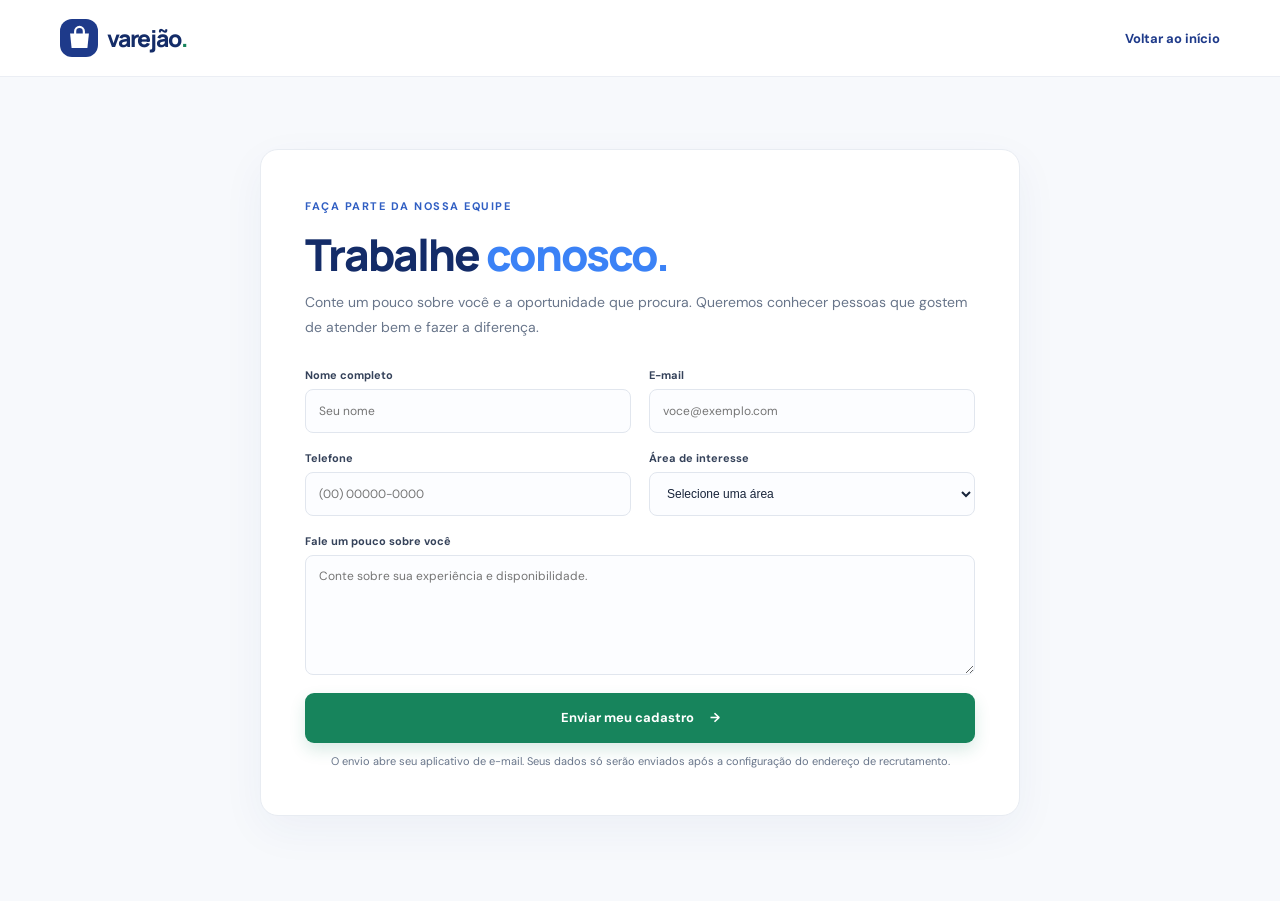
<file: trabalhe-conosco.html>
<!DOCTYPE html>
<html lang="pt-BR">
<head>
    <meta charset="UTF-8">
    <meta name="viewport" content="width=device-width, initial-scale=1.0">
    <meta name="theme-color" content="#ffffff">
    <meta name="description" content="Cadastre-se para fazer parte da equipe Varejão.">
    <title>Trabalhe conosco — Varejão</title>
    <link rel="preconnect" href="https://fonts.googleapis.com">
    <link rel="preconnect" href="https://fonts.gstatic.com" crossorigin>
    <link
        href="https://fonts.googleapis.com/css2?family=DM+Sans:wght@400;500;600;700&family=Manrope:wght@400;500;600;700;800&display=swap"
        rel="stylesheet"
    >
    <link rel="stylesheet" href="styles.css">
    <script src="trabalhe-conosco.js" defer></script>
</head>
<body>
    <a class="skip-link" href="#conteudo">Pular para o conteúdo</a>

    <header class="site-header">
        <div class="container header-inner careers-header-inner">
            <a class="brand" href="index.html" aria-label="Varejão, início">
                <span class="brand-mark" aria-hidden="true">
                    <svg viewBox="0 0 40 40" fill="none">
                        <path d="M7 13h26l-2.1 20H9.1L7 13Z" fill="currentColor"/>
                        <path d="M14 14V10a6 6 0 0 1 12 0v4" stroke="currentColor" stroke-width="3" stroke-linecap="round"/>
                        <path d="m15 23 3.2 3.2 7-7" stroke="white" stroke-width="2.6" stroke-linecap="round" stroke-linejoin="round"/>
                    </svg>
                </span>
                <span class="brand-name">varejão<span>.</span></span>
            </a>
            <a class="careers-back-link" href="index.html">Voltar ao início</a>
        </div>
    </header>

    <main id="conteudo">
        <section class="careers-section">
            <div class="container">
                <div class="careers-card">
                    <span class="eyebrow">FAÇA PARTE DA NOSSA EQUIPE</span>
                    <h1>Trabalhe <span>conosco.</span></h1>
                    <p class="careers-intro">Conte um pouco sobre você e a oportunidade que procura. Queremos conhecer pessoas que gostem de atender bem e fazer a diferença.</p>

                    <form class="careers-form" id="careers-form">
                        <label for="candidate-name">Nome completo</label>
                        <label for="candidate-email">E-mail</label>
                        <input id="candidate-name" name="name" type="text" autocomplete="name" placeholder="Seu nome" required>
                        <input id="candidate-email" name="email" type="email" autocomplete="email" placeholder="voce@exemplo.com" required>

                        <label for="candidate-phone">Telefone</label>
                        <label for="candidate-position">Área de interesse</label>
                        <input id="candidate-phone" name="phone" type="tel" autocomplete="tel" placeholder="(00) 00000-0000" required>
                        <select id="candidate-position" name="position" required>
                            <option value="" disabled selected>Selecione uma área</option>
                            <option value="Atendimento">Atendimento</option>
                            <option value="Caixa">Caixa</option>
                            <option value="Reposição">Reposição</option>
                            <option value="Hortifruti">Hortifruti</option>
                            <option value="Outra área">Outra área</option>
                        </select>

                        <label class="careers-full-width" for="candidate-message">Fale um pouco sobre você</label>
                        <textarea class="careers-full-width" id="candidate-message" name="message" rows="5" placeholder="Conte sobre sua experiência e disponibilidade." required></textarea>

                        <button class="button button-primary careers-submit" type="submit">Enviar meu cadastro <span aria-hidden="true">→</span></button>
                        <p class="careers-note" id="careers-note" aria-live="polite">O envio abre seu aplicativo de e-mail. Seus dados só serão enviados após a configuração do endereço de recrutamento.</p>
                    </form>
                </div>
            </div>
        </section>
    </main>
</body>
</html>
</file>
<file: styles.css>
:root {
    color-scheme: light;
    font-family: "DM Sans", sans-serif;
    color: #18243a;
    background: #fff;
    font-synthesis: none;
    text-rendering: optimizeLegibility;
    -webkit-font-smoothing: antialiased;
    -moz-osx-font-smoothing: grayscale;
    scroll-behavior: smooth;
    scroll-padding-top: 92px;

    --blue-950: #142c68;
    --blue-900: #1e3a8a;
    --blue-800: #254ba5;
    --blue-700: #315fc3;
    --blue-500: #3b82f6;
    --blue-100: #e9f0ff;
    --green: #17845c;
    --green-light: #e4f6ee;
    --ink: #18243a;
    --muted: #68758a;
    --line: #e8ecf2;
    --surface: #f7f9fc;
    --white: #fff;
    --heading-font: "Manrope", sans-serif;
}

*,
*::before,
*::after {
    box-sizing: border-box;
}

body {
    min-width: 320px;
    margin: 0;
}

img {
    display: block;
    max-width: 100%;
}

a {
    color: inherit;
    text-decoration: none;
}

button,
input,
textarea {
    font: inherit;
}

:focus-visible {
    outline: 3px solid #77a6ff;
    outline-offset: 3px;
}

.container {
    width: min(1160px, calc(100% - 48px));
    margin-inline: auto;
}

.section {
    padding-block: 100px;
}

.skip-link {
    position: absolute;
    top: -60px;
    left: 16px;
    z-index: 100;
    padding: 12px 16px;
    border-radius: 8px;
    background: var(--blue-900);
    color: var(--white);
}

.skip-link:focus {
    top: 12px;
}

/* Header and navigation */
.site-header {
    position: sticky;
    top: 0;
    z-index: 20;
    border-bottom: 1px solid rgb(232 236 242 / 85%);
    background: rgb(255 255 255 / 94%);
    backdrop-filter: blur(14px);
}

.header-inner {
    display: flex;
    min-height: 76px;
    align-items: center;
    justify-content: space-between;
}

.brand {
    display: inline-flex;
    align-items: center;
    gap: 9px;
}

.brand-mark {
    display: grid;
    width: 38px;
    height: 38px;
    place-items: center;
    border-radius: 12px;
    background: var(--blue-900);
    color: var(--white);
}

.brand-mark svg {
    width: 29px;
    height: 29px;
}

.brand-name {
    color: var(--blue-950);
    font-family: var(--heading-font);
    font-size: 23px;
    font-weight: 800;
    letter-spacing: -1.2px;
}

.brand-name > span {
    color: var(--green);
}

.primary-navigation {
    display: flex;
    align-items: center;
    gap: 34px;
}

.primary-navigation > a:not(.nav-cta) {
    color: #566176;
    font-size: 14px;
    font-weight: 600;
    transition: color 0.2s ease;
}

.primary-navigation > a:not(.nav-cta):hover {
    color: var(--blue-700);
}

.nav-cta {
    display: inline-flex;
    align-items: center;
    gap: 12px;
    padding: 12px 18px;
    border-radius: 9px;
    background: var(--blue-900);
    color: var(--white);
    font-size: 13px;
    font-weight: 700;
    transition: background 0.2s ease, transform 0.2s ease;
}

.nav-cta:hover {
    transform: translateY(-1px);
    background: var(--blue-800);
}

.menu-toggle {
    display: none;
}

/* Hero */
.hero {
    position: relative;
    overflow: hidden;
    padding-block: 85px 82px;
}

.hero-grid {
    display: grid;
    grid-template-columns: 1fr 1fr;
    align-items: center;
    gap: 68px;
}

.hero-copy {
    position: relative;
    z-index: 1;
}

.eyebrow {
    display: inline-flex;
    align-items: center;
    gap: 9px;
    color: var(--blue-700);
    font-size: 11px;
    font-weight: 700;
    letter-spacing: 1.5px;
}

.eyebrow-dot {
    width: 8px;
    height: 8px;
    border-radius: 50%;
    background: var(--green);
    box-shadow: 0 0 0 4px var(--green-light);
}

.hero h1,
.section-heading h2,
.why-copy h2,
.contact-copy h2 {
    margin: 20px 0 0;
    color: var(--blue-950);
    font-family: var(--heading-font);
    font-size: clamp(42px, 5.4vw, 66px);
    font-weight: 800;
    letter-spacing: -3.7px;
    line-height: 1.12;
}

.hero h1 span,
.section-heading h2 span,
.why-copy h2 span,
.contact-copy h2 span {
    color: var(--blue-500);
}

.hero-description {
    max-width: 475px;
    margin: 21px 0 0;
    color: var(--muted);
    font-size: 16px;
    line-height: 1.8;
}

.hero-actions {
    display: flex;
    flex-wrap: wrap;
    align-items: center;
    gap: 25px;
    margin-top: 30px;
}

.button {
    display: inline-flex;
    min-height: 50px;
    align-items: center;
    justify-content: center;
    gap: 16px;
    padding: 0 20px;
    border: 0;
    border-radius: 9px;
    cursor: pointer;
    font-size: 13px;
    font-weight: 700;
    transition: background 0.2s ease, color 0.2s ease, transform 0.2s ease, box-shadow 0.2s ease;
}

.button:hover {
    transform: translateY(-2px);
}

.button-primary {
    background: var(--green);
    box-shadow: 0 7px 16px rgb(23 132 92 / 16%);
    color: var(--white);
}

.button-primary:hover {
    background: #126c4a;
    box-shadow: 0 9px 20px rgb(23 132 92 / 24%);
}

.text-link {
    color: var(--blue-900);
    font-size: 13px;
    font-weight: 700;
}

.text-link span {
    margin-left: 4px;
}

.hero-proof {
    display: flex;
    align-items: center;
    gap: 12px;
    margin-top: 42px;
}

.proof-icon {
    display: grid;
    width: 36px;
    height: 36px;
    flex: 0 0 auto;
    place-items: center;
    border-radius: 50%;
    background: var(--green-light);
    color: var(--green);
    font-size: 17px;
    font-weight: 700;
}

.hero-proof p {
    margin: 0;
    color: var(--muted);
    font-size: 12px;
    line-height: 1.65;
}

.hero-proof strong {
    color: var(--ink);
    font-size: 13px;
}

.hero-visual {
    position: relative;
    min-height: 415px;
}

.hero-image-wrap {
    position: absolute;
    inset: 12px 8px 14px 25px;
    overflow: hidden;
    border-radius: 46% 46% 20px 20px;
    background: var(--blue-100);
    box-shadow: 0 28px 65px rgb(30 58 138 / 14%);
}

.hero-image-wrap img {
    width: 100%;
    height: 100%;
    object-fit: cover;
}

.hero-image-wrap::after {
    position: absolute;
    inset: 45% 0 0;
    background: linear-gradient(transparent, rgb(17 34 66 / 22%));
    content: "";
}

.floating-note {
    position: absolute;
    right: -8px;
    bottom: 43px;
    z-index: 2;
    display: flex;
    align-items: center;
    gap: 12px;
    padding: 14px 18px;
    border: 1px solid rgb(232 236 242 / 80%);
    border-radius: 13px;
    background: var(--white);
    box-shadow: 0 12px 38px rgb(24 36 58 / 12%);
}

.note-icon {
    display: grid;
    width: 38px;
    height: 38px;
    place-items: center;
    border-radius: 11px;
    background: var(--green-light);
    color: var(--green);
    font-size: 24px;
}

.floating-note strong,
.floating-note small {
    display: block;
}

.floating-note strong {
    color: var(--ink);
    font-size: 12px;
}

.floating-note small {
    margin-top: 4px;
    color: var(--muted);
    font-size: 10px;
}

.hero-orbit {
    position: absolute;
    z-index: -1;
    border: 1px solid #e8effb;
    border-radius: 50%;
}

.hero-orbit-one {
    top: -25px;
    right: -78px;
    width: 200px;
    height: 200px;
}

.hero-orbit-two {
    right: -38px;
    bottom: -35px;
    width: 115px;
    height: 115px;
}

/* Benefits and products */
.benefit-strip {
    border-block: 1px solid var(--line);
    background: var(--surface);
}

.benefit-strip-inner {
    display: flex;
    min-height: 72px;
    align-items: center;
    justify-content: space-between;
    gap: 20px;
}

.benefit-strip-inner span {
    color: #45536b;
    font-size: 12px;
    font-weight: 600;
}

.benefit-strip-inner i {
    margin-right: 7px;
    color: var(--green);
    font-size: 14px;
    font-style: normal;
}

.products-section {
    padding-block: 100px 94px;
}

.section-heading {
    display: flex;
    align-items: end;
    justify-content: space-between;
    gap: 40px;
    margin-bottom: 42px;
}

.section-heading h2,
.why-copy h2,
.contact-copy h2 {
    margin-top: 15px;
    font-size: clamp(34px, 4vw, 46px);
    letter-spacing: -2.3px;
    line-height: 1.2;
}

.section-heading > p {
    max-width: 365px;
    margin: 0 0 4px;
    color: var(--muted);
    font-size: 14px;
    line-height: 1.8;
}

.product-grid {
    display: grid;
    grid-template-columns: repeat(3, minmax(0, 1fr));
    gap: 24px;
}

.product-card {
    overflow: hidden;
    border: 1px solid var(--line);
    border-radius: 14px;
    background: var(--white);
    transition: transform 0.24s ease, box-shadow 0.24s ease, border-color 0.24s ease;
}

.product-card:hover {
    transform: translateY(-5px);
    border-color: #dce6f7;
    box-shadow: 0 16px 36px rgb(30 58 138 / 10%);
}

.product-image {
    position: relative;
    height: 206px;
    overflow: hidden;
    background: #edf2f8;
}

.product-image img {
    width: 100%;
    height: 100%;
    object-fit: cover;
    transition: transform 0.4s ease;
}

.product-card:hover .product-image img {
    transform: scale(1.035);
}

.product-tag {
    position: absolute;
    top: 14px;
    left: 14px;
    padding: 7px 10px;
    border: 1px solid rgb(255 255 255 / 60%);
    border-radius: 20px;
    background: rgb(255 255 255 / 92%);
    color: var(--blue-900);
    font-size: 10px;
    font-weight: 700;
}

.product-info {
    padding: 19px 20px 20px;
}

.product-category {
    color: var(--green);
    font-size: 9px;
    font-weight: 700;
    letter-spacing: 1.2px;
}

.product-info h3 {
    margin: 8px 0 7px;
    color: var(--blue-950);
    font-family: var(--heading-font);
    font-size: 18px;
    font-weight: 700;
    letter-spacing: -0.45px;
}

.product-info p {
    min-height: 40px;
    margin: 0;
    color: var(--muted);
    font-size: 12px;
    line-height: 1.7;
}

.product-link {
    display: inline-flex;
    align-items: center;
    gap: 8px;
    margin-top: 15px;
    color: var(--blue-700);
    font-size: 11px;
    font-weight: 700;
}

.product-link:hover {
    color: var(--green);
}

.products-note {
    margin: 23px 0 0;
    color: #8490a0;
    font-size: 11px;
    text-align: center;
}

/* Why Varejao */
.why-section {
    position: relative;
    overflow: hidden;
    background: var(--blue-950);
}

.why-section::after {
    position: absolute;
    top: -200px;
    right: -125px;
    width: 520px;
    height: 520px;
    border: 1px solid rgb(255 255 255 / 8%);
    border-radius: 50%;
    box-shadow: 0 0 0 55px rgb(255 255 255 / 2%), 0 0 0 110px rgb(255 255 255 / 2%);
    content: "";
}

.why-layout {
    position: relative;
    z-index: 1;
    display: grid;
    grid-template-columns: 0.85fr 1.15fr;
    align-items: center;
    gap: 80px;
}

.why-copy .eyebrow {
    color: #9bbaff;
}

.why-copy h2 {
    color: var(--white);
}

.why-copy h2 span {
    color: #82aaff;
}

.why-copy > p {
    max-width: 410px;
    margin: 18px 0 25px;
    color: #bdc9df;
    font-size: 14px;
    line-height: 1.8;
}

.button-light {
    background: var(--white);
    color: var(--blue-900);
}

.button-light:hover {
    background: #edf3ff;
}

.value-grid {
    display: grid;
    grid-template-columns: repeat(2, minmax(0, 1fr));
    gap: 16px;
}

.value-card {
    min-height: 186px;
    padding: 23px 22px;
    border: 1px solid rgb(255 255 255 / 11%);
    border-radius: 13px;
    background: rgb(255 255 255 / 5%);
}

.value-icon {
    display: grid;
    width: 42px;
    height: 42px;
    place-items: center;
    border-radius: 12px;
    background: rgb(130 170 255 / 14%);
    color: #a5c2ff;
}

.value-icon svg {
    width: 25px;
    height: 25px;
}

.value-card h3 {
    margin: 15px 0 6px;
    color: var(--white);
    font-family: var(--heading-font);
    font-size: 14px;
}

.value-card p {
    margin: 0;
    color: #bac6dc;
    font-size: 11px;
    line-height: 1.65;
}

/* Contact form */
.contact-section {
    padding-block: 95px;
    background: var(--surface);
}

.contact-card {
    display: grid;
    grid-template-columns: 1fr 0.84fr;
    gap: 75px;
    padding: 52px 58px;
    border: 1px solid var(--line);
    border-radius: 18px;
    background: var(--white);
    box-shadow: 0 14px 44px rgb(30 58 138 / 5%);
}

.contact-copy h2 {
    font-size: clamp(32px, 3.8vw, 43px);
}

.contact-copy > p {
    max-width: 410px;
    margin: 17px 0 24px;
    color: var(--muted);
    font-size: 13px;
    line-height: 1.8;
}

.contact-detail {
    display: flex;
    align-items: center;
    gap: 12px;
}

.contact-detail-icon {
    display: grid;
    width: 38px;
    height: 38px;
    place-items: center;
    border-radius: 11px;
    background: var(--blue-100);
    color: var(--blue-700);
    font-size: 18px;
}

.contact-detail strong,
.contact-detail small {
    display: block;
}

.contact-detail strong {
    color: var(--ink);
    font-size: 12px;
}

.contact-detail small {
    margin-top: 4px;
    color: var(--muted);
    font-size: 10px;
}

.contact-form {
    display: flex;
    flex-direction: column;
    align-items: stretch;
}

.contact-form label {
    margin: 0 0 7px;
    color: #35425a;
    font-size: 11px;
    font-weight: 700;
}

.visually-hidden {
    position: absolute;
    width: 1px;
    height: 1px;
    overflow: hidden;
    clip: rect(0, 0, 0, 0);
    white-space: nowrap;
    clip-path: inset(50%);
}

.contact-form input,
.contact-form textarea {
    width: 100%;
    margin: 0 0 15px;
    padding: 12px 13px;
    border: 1px solid #e1e6ee;
    border-radius: 8px;
    outline: none;
    background: #fcfdff;
    color: var(--ink);
    font-size: 12px;
    transition: border-color 0.2s ease, box-shadow 0.2s ease;
}

.contact-form input::placeholder,
.contact-form textarea::placeholder {
    color: #9aa5b4;
}

.contact-form input:focus,
.contact-form textarea:focus {
    border-color: var(--blue-500);
    box-shadow: 0 0 0 3px rgb(59 130 246 / 12%);
}

.contact-form textarea {
    min-height: 85px;
    resize: vertical;
}

.form-submit {
    width: 100%;
}

.form-note {
    min-height: 16px;
    margin: 9px 0 0;
    color: #8490a0;
    font-size: 10px;
    line-height: 1.5;
    text-align: center;
}

/* Footer */
.site-footer {
    background: #f5f7fb;
}

.footer-main {
    display: grid;
    grid-template-columns: 1.25fr 0.75fr 0.9fr 1fr;
    gap: 38px;
    padding-block: 48px 42px;
}

.brand-footer .brand-mark {
    width: 34px;
    height: 34px;
    border-radius: 10px;
}

.brand-footer .brand-mark svg {
    width: 26px;
    height: 26px;
}

.brand-footer .brand-name {
    font-size: 20px;
}

.work-with-us {
    display: block;
    margin-top: 12px;
    color: var(--blue-900);
    font-size: 12px;
    font-weight: 700;
    letter-spacing: 0.04em;
    text-transform: lowercase;
}

.work-with-us:hover {
    color: var(--green);
}

.footer-brand > p {
    margin: 14px 0 0;
    color: var(--muted);
    font-size: 11px;
    line-height: 1.7;
}

.footer-links {
    display: flex;
    flex-direction: column;
    align-items: flex-start;
    gap: 11px;
}

.footer-label {
    margin: 4px 0 3px;
    color: var(--blue-950);
    font-size: 10px;
    font-weight: 700;
    letter-spacing: 1px;
}

.footer-links a {
    color: var(--muted);
    font-size: 11px;
    transition: color 0.2s ease;
}

.footer-links a:hover,
.footer-bottom a:hover {
    color: var(--blue-700);
}

.footer-contact {
    align-self: start;
    padding: 17px;
    border: 1px solid #e5eaf2;
    border-radius: 11px;
    background: var(--white);
    color: var(--muted);
    font-size: 11px;
}

.footer-contact strong {
    display: block;
    margin-top: 8px;
    color: var(--blue-900);
    font-size: 13px;
}

.footer-bottom {
    display: flex;
    min-height: 55px;
    align-items: center;
    justify-content: space-between;
    gap: 15px;
    border-top: 1px solid #e5eaf2;
    color: #8490a0;
    font-size: 10px;
}

.footer-bottom a {
    transition: color 0.2s ease;
}

/* Careers page */
.careers-header-inner {
    min-height: 76px;
}

.careers-back-link {
    color: var(--blue-900);
    font-size: 13px;
    font-weight: 700;
}

.careers-section {
    min-height: calc(100vh - 76px);
    padding-block: 72px;
    background: var(--surface);
}

.careers-card {
    max-width: 760px;
    margin-inline: auto;
    padding: 44px;
    border: 1px solid var(--line);
    border-radius: 18px;
    background: var(--white);
    box-shadow: 0 14px 44px rgb(30 58 138 / 5%);
}

.careers-card h1 {
    margin: 14px 0 10px;
    color: var(--blue-950);
    font-family: var(--heading-font);
    font-size: clamp(32px, 4vw, 44px);
    font-weight: 800;
    letter-spacing: -2px;
    line-height: 1.15;
}

.careers-card h1 span {
    color: var(--blue-500);
}

.careers-intro {
    margin: 0 0 28px;
    color: var(--muted);
    font-size: 14px;
    line-height: 1.8;
}

.careers-form {
    display: grid;
    grid-template-columns: repeat(2, minmax(0, 1fr));
    gap: 0 18px;
}

.careers-form label {
    margin: 0 0 7px;
    color: #35425a;
    font-size: 11px;
    font-weight: 700;
}

.careers-form input,
.careers-form select,
.careers-form textarea {
    width: 100%;
    min-height: 44px;
    margin: 0 0 18px;
    padding: 12px 13px;
    border: 1px solid #e1e6ee;
    border-radius: 8px;
    outline: none;
    background: #fcfdff;
    color: var(--ink);
    font-size: 12px;
    transition: border-color 0.2s ease, box-shadow 0.2s ease;
}

.careers-form input:focus,
.careers-form select:focus,
.careers-form textarea:focus {
    border-color: var(--blue-500);
    box-shadow: 0 0 0 3px rgb(59 130 246 / 12%);
}

.careers-form .careers-full-width {
    grid-column: 1 / -1;
}

.careers-form textarea {
    min-height: 120px;
    resize: vertical;
}

.careers-submit {
    grid-column: 1 / -1;
    width: 100%;
}

.careers-note {
    grid-column: 1 / -1;
    min-height: 18px;
    margin: 10px 0 0;
    color: var(--muted);
    font-size: 11px;
    line-height: 1.6;
    text-align: center;
}

/* Responsive layout */
@media (max-width: 900px) {
    .hero-grid {
        gap: 38px;
    }

    .hero-visual {
        min-height: 365px;
    }

    .floating-note {
        right: -5px;
    }

    .product-grid {
        gap: 16px;
    }

    .product-info {
        padding-inline: 16px;
    }

    .why-layout {
        grid-template-columns: 0.8fr 1.2fr;
        gap: 36px;
    }

    .contact-card {
        gap: 38px;
        padding-inline: 38px;
    }

    .footer-main {
        grid-template-columns: 1.1fr 0.8fr 0.9fr;
    }

    .footer-contact {
        grid-column: 2 / 4;
    }
}

@media (max-width: 680px) {
    :root {
        scroll-padding-top: 75px;
    }

    .container {
        width: min(100% - 36px, 480px);
    }

    .careers-header-inner {
        min-height: 68px;
    }

    .careers-section {
        min-height: calc(100vh - 68px);
        padding-block: 42px;
    }

    .careers-card {
        padding: 28px 22px;
    }

    .careers-form {
        grid-template-columns: 1fr;
    }

    .careers-form .careers-full-width,
    .careers-submit,
    .careers-note {
        grid-column: auto;
    }

    .section {
        padding-block: 70px;
    }

    .header-inner {
        min-height: 68px;
    }

    .brand-mark {
        width: 34px;
        height: 34px;
    }

    .brand-mark svg {
        width: 26px;
        height: 26px;
    }

    .brand-name {
        font-size: 21px;
    }

    .menu-toggle {
        display: flex;
        width: 42px;
        height: 42px;
        flex-direction: column;
        align-items: center;
        justify-content: center;
        gap: 5px;
        border: 1px solid var(--line);
        border-radius: 9px;
        background: var(--white);
        cursor: pointer;
    }

    .menu-toggle span {
        width: 18px;
        height: 2px;
        border-radius: 2px;
        background: var(--blue-900);
        transition: transform 0.2s ease, opacity 0.2s ease;
    }

    .menu-toggle[aria-expanded="true"] span:first-child {
        transform: translateY(7px) rotate(45deg);
    }

    .menu-toggle[aria-expanded="true"] span:nth-child(2) {
        opacity: 0;
    }

    .menu-toggle[aria-expanded="true"] span:last-child {
        transform: translateY(-7px) rotate(-45deg);
    }

    .primary-navigation {
        position: absolute;
        top: 67px;
        right: 0;
        left: 0;
        display: none;
        flex-direction: column;
        align-items: stretch;
        gap: 0;
        padding: 12px 18px 18px;
        border-bottom: 1px solid var(--line);
        background: var(--white);
        box-shadow: 0 14px 20px rgb(24 36 58 / 7%);
    }

    .primary-navigation.is-open {
        display: flex;
    }

    .primary-navigation > a:not(.nav-cta) {
        padding: 13px 3px;
        border-bottom: 1px solid var(--line);
    }

    .nav-cta {
        justify-content: center;
        margin-top: 12px;
    }

    .hero {
        padding-block: 56px 60px;
    }

    .hero-grid {
        grid-template-columns: 1fr;
        gap: 32px;
    }

    .hero h1 {
        margin-top: 17px;
        font-size: clamp(45px, 12vw, 58px);
        letter-spacing: -3px;
    }

    .hero-description {
        margin-top: 15px;
        font-size: 14px;
    }

    .hero-actions {
        gap: 19px;
        margin-top: 23px;
    }

    .button {
        min-height: 47px;
        padding-inline: 16px;
        font-size: 12px;
    }

    .hero-proof {
        margin-top: 25px;
    }

    .hero-visual {
        min-height: 300px;
    }

    .hero-image-wrap {
        inset: 0 10px 7px 12px;
        border-radius: 47% 47% 17px 17px;
    }

    .floating-note {
        right: -1px;
        bottom: 23px;
        padding: 10px 13px;
    }

    .note-icon {
        width: 33px;
        height: 33px;
    }

    .benefit-strip-inner {
        min-height: auto;
        flex-wrap: wrap;
        justify-content: flex-start;
        gap: 12px 20px;
        padding-block: 17px;
    }

    .benefit-strip-inner span {
        width: calc(50% - 10px);
        font-size: 10px;
    }

    .section-heading {
        display: block;
        margin-bottom: 28px;
    }

    .section-heading h2,
    .why-copy h2 {
        font-size: 36px;
        letter-spacing: -2px;
    }

    .section-heading > p {
        margin-top: 15px;
        font-size: 13px;
    }

    .product-grid {
        grid-template-columns: 1fr;
        gap: 17px;
    }

    .product-card {
        display: grid;
        grid-template-columns: 39% 1fr;
        min-height: 172px;
    }

    .product-image {
        height: 100%;
        min-height: 172px;
    }

    .product-tag {
        top: 10px;
        left: 8px;
        max-width: calc(100% - 16px);
        padding: 6px 8px;
        font-size: 9px;
    }

    .product-info {
        display: flex;
        flex-direction: column;
        justify-content: center;
        padding: 13px;
    }

    .product-info h3 {
        margin-block: 6px;
        font-size: 16px;
    }

    .product-info p {
        min-height: unset;
        font-size: 11px;
    }

    .product-link {
        gap: 5px;
        margin-top: 10px;
        font-size: 10px;
    }

    .products-note {
        font-size: 10px;
        line-height: 1.7;
    }

    .why-layout {
        grid-template-columns: 1fr;
        gap: 34px;
    }

    .why-copy > p {
        font-size: 13px;
    }

    .value-grid {
        gap: 11px;
    }

    .value-card {
        min-height: 166px;
        padding: 17px 14px;
    }

    .value-icon {
        width: 37px;
        height: 37px;
    }

    .value-card h3 {
        margin-top: 12px;
        font-size: 12px;
    }

    .value-card p {
        font-size: 10px;
    }

    .contact-section {
        padding-block: 60px;
    }

    .contact-card {
        grid-template-columns: 1fr;
        gap: 30px;
        padding: 28px 21px;
    }

    .contact-copy h2 {
        font-size: 34px;
        letter-spacing: -1.8px;
    }

    .contact-copy > p {
        font-size: 12px;
    }

    .footer-main {
        grid-template-columns: 1fr 1fr;
        gap: 30px 20px;
        padding-block: 38px 30px;
    }

    .footer-brand,
    .footer-contact {
        grid-column: 1 / -1;
    }

    .footer-bottom {
        min-height: 65px;
        align-items: flex-start;
        flex-direction: column;
        justify-content: center;
        gap: 6px;
        padding-block: 12px;
        font-size: 9px;
    }
}

@media (prefers-reduced-motion: reduce) {
    *,
    *::before,
    *::after {
        scroll-behavior: auto !important;
        animation-duration: 0.01ms !important;
        animation-iteration-count: 1 !important;
        transition-duration: 0.01ms !important;
    }
}
</file>
